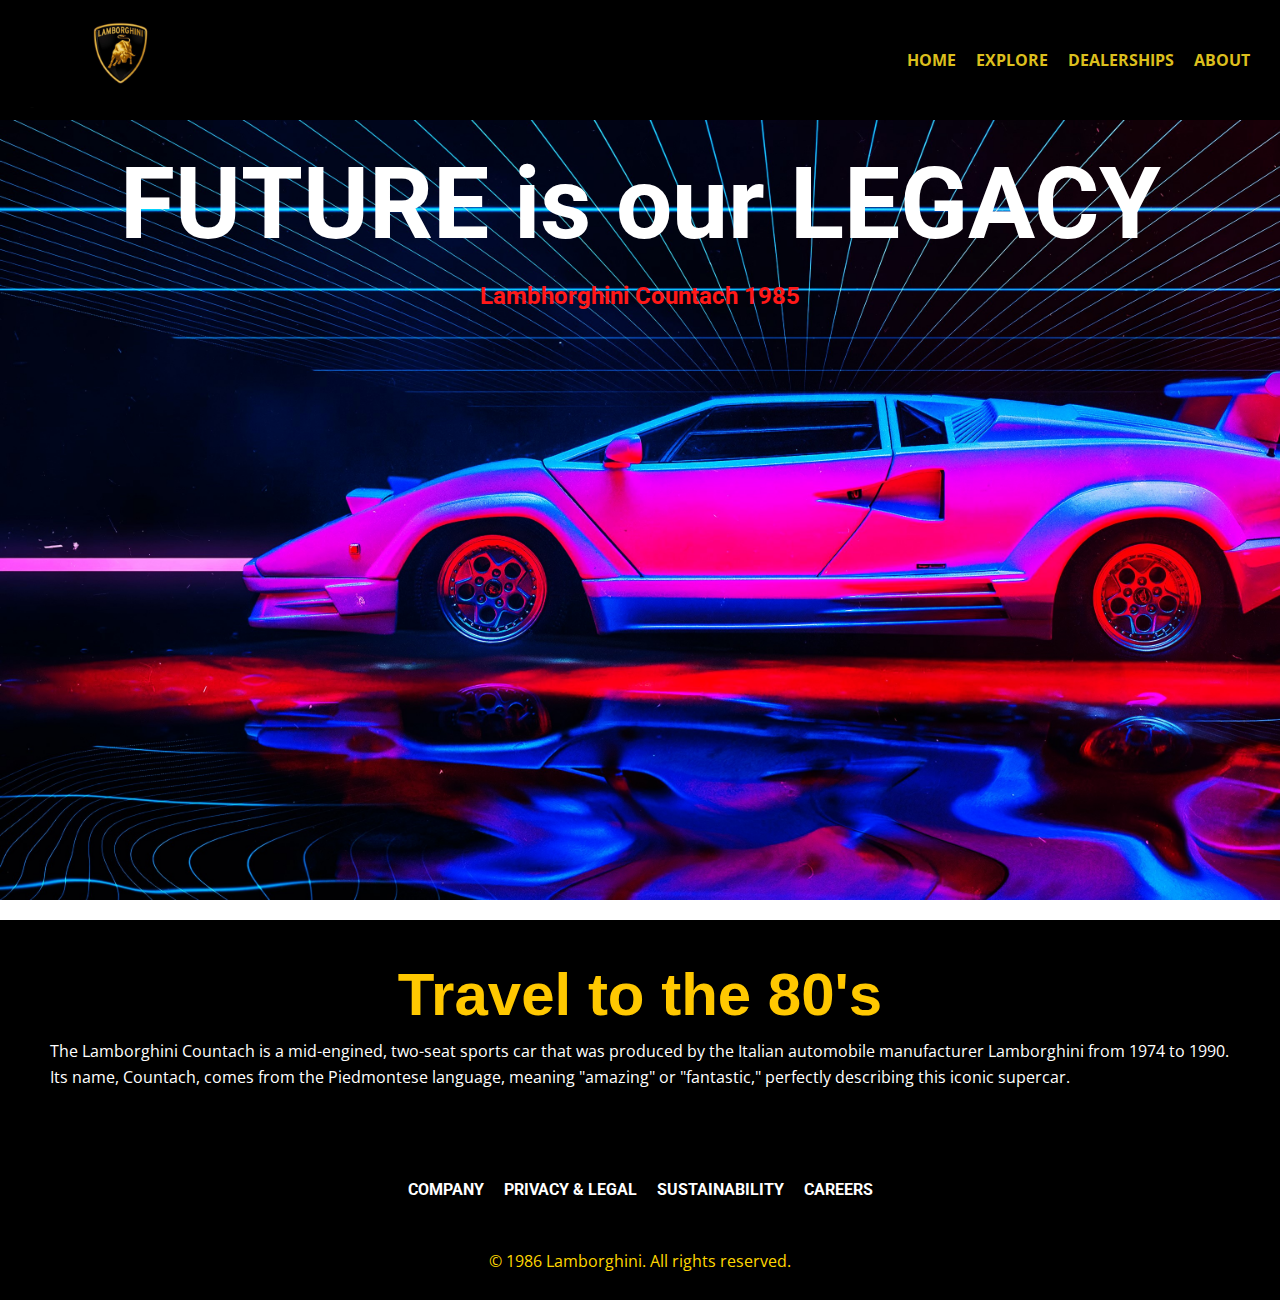
<file: index.html>
<!--Myself Harshdeep Singh (Student number 200555911) and Muskanpreet Kaur (Student Number 200555994) are teaming up to create a website about Lamborghini Countach 1985-->
<!--This is our homepage called index.html-->
<!DOCTYPE html>
<html lang="en">
    <head>
        <!--meta data-->
        <meta charset="utf-8">
        <meta name="viewport" content="width=device-width, initial-scale=1">
        <meta name="description" content="Website for project">
        <meta name="robots" content="noindex, nofollow">
        <!--Our Css-->
        <link rel="stylesheet" href="./css/style.css">
        <title>Lamborghini</title>
        <!--Linking our fonts-->
        <link rel="preconnect" href="https://fonts.googleapis.com">
<link rel="preconnect" href="https://fonts.gstatic.com" crossorigin>
<link href="https://fonts.googleapis.com/css2?family=Open+Sans&family=Roboto:wght@300&display=swap" rel="stylesheet">
    </head>
    <body>
        <header>
            <!--adding our logo-->
            <div class="logo">
                <a href="index.html"><img src="img/logo.jpg" alt="logo"></a>
            </div>
            <nav>
                <!--Adding our nav links-->
                <menu>
                    <li><a href="index.html">HOME</a></li>
                    <li><a href="explore.html">EXPLORE</a></li>
                    <li><a href="dealerships.html">DEALERSHIPS</a></li>
                    <li><a href="about.html">ABOUT</a></li>
                </menu>
            </nav>
        </header>
        <!--Main content-->
        <main>
            <section class="heading">
                <!--main heading-->
                <div>
                    <h1>FUTURE is our LEGACY</h1>
                    <h2>Lambhorghini Countach 1985</h2>
                </div>
            </section>
            <!--Section for more information-->
            <section class="info">
                <!--button to take to explore.html-->
                <div class="button">
                    <h3><a href="explore.html">Travel to the 80's</a></h3>
                </div>
                <p>
                    The Lamborghini Countach is a mid-engined, two-seat sports car that was produced by the Italian
                    automobile manufacturer Lamborghini from 1974 to 1990. Its name, Countach, comes from the
                    Piedmontese language, meaning "amazing" or "fantastic," perfectly describing this iconic supercar.
                </p>
            </section>
        </main>
    </body>
    <footer>
        <!-- Add our footer and copyright information -->
        <div>
            <h4>COMPANY</h4>
            <h4>PRIVACY & LEGAL</h4>
            <h4>SUSTAINABILITY</h4>
            <h4>CAREERS</h4>
        </div>
        <p>&copy; 1986 Lamborghini. All rights reserved.</p>
    </footer>
    <!--linking our Java script-->
    <script src="./js/script.js"></script>
</html>
</file>
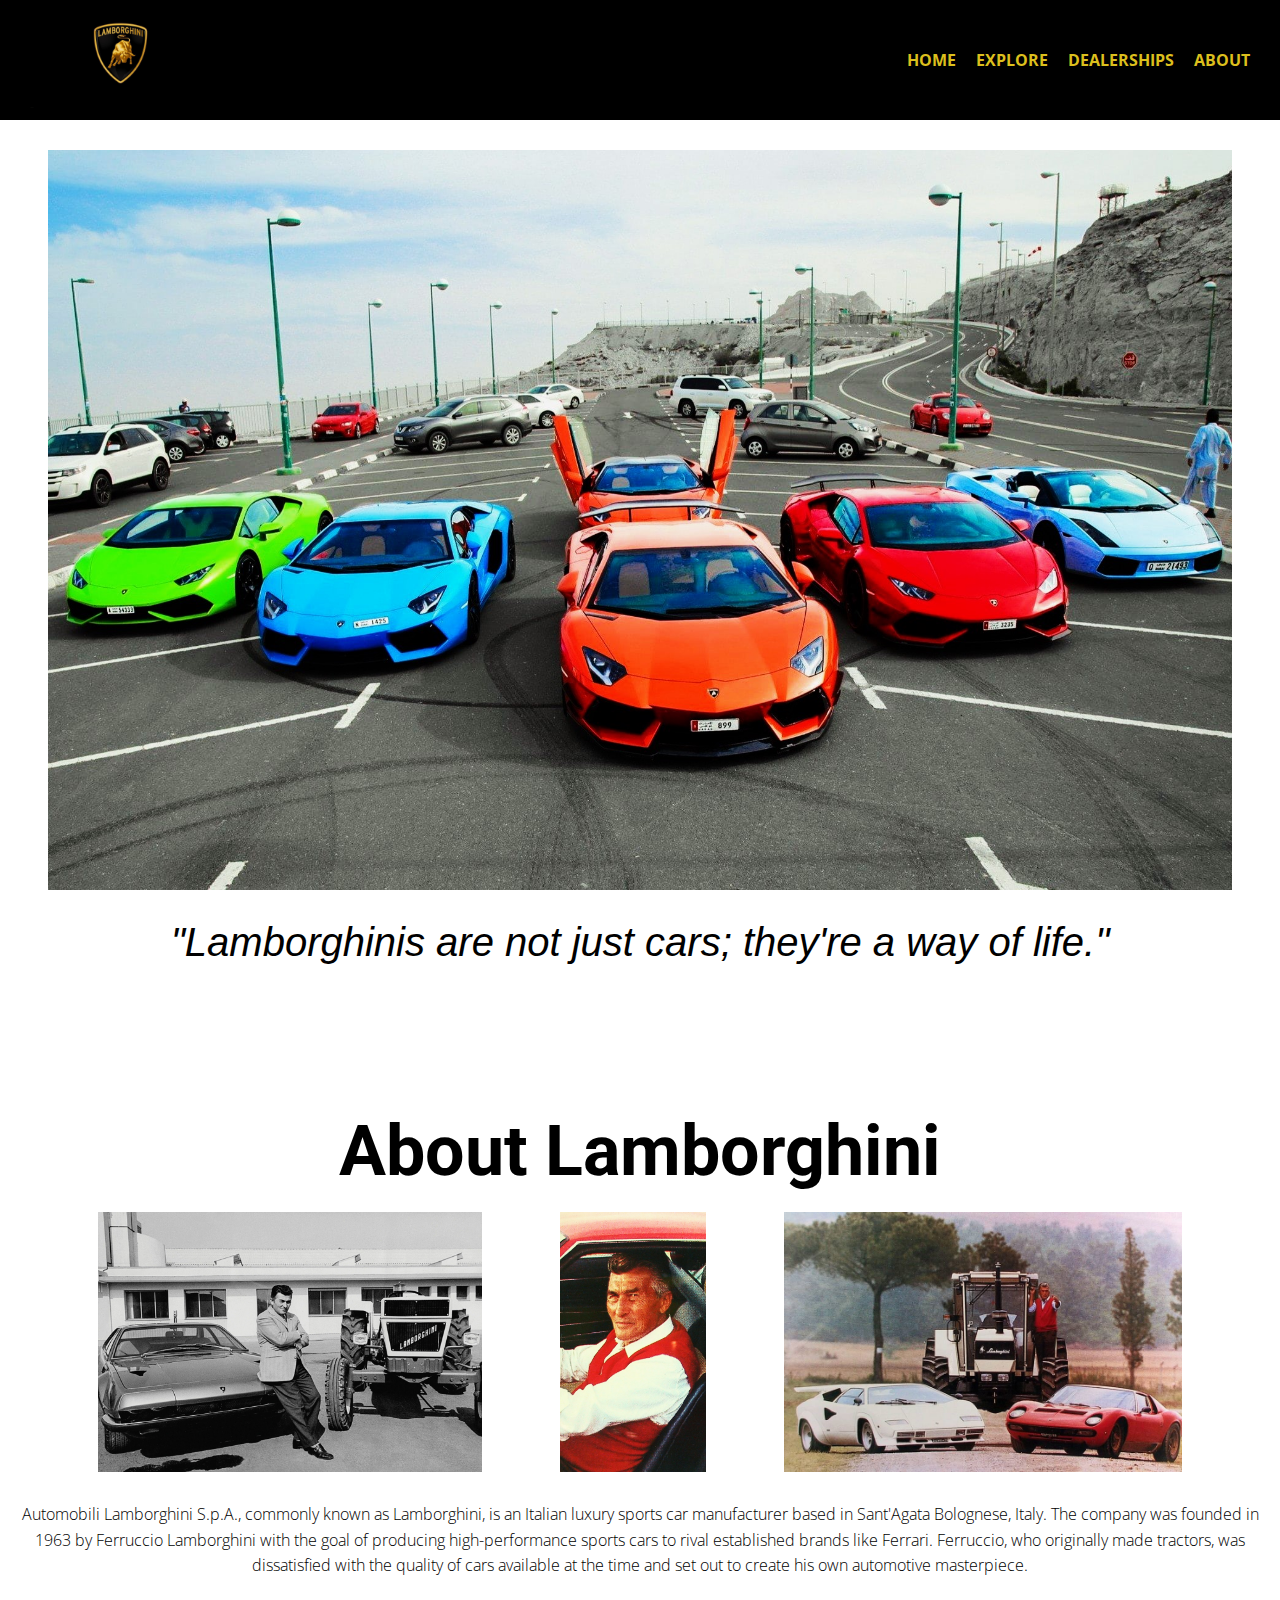
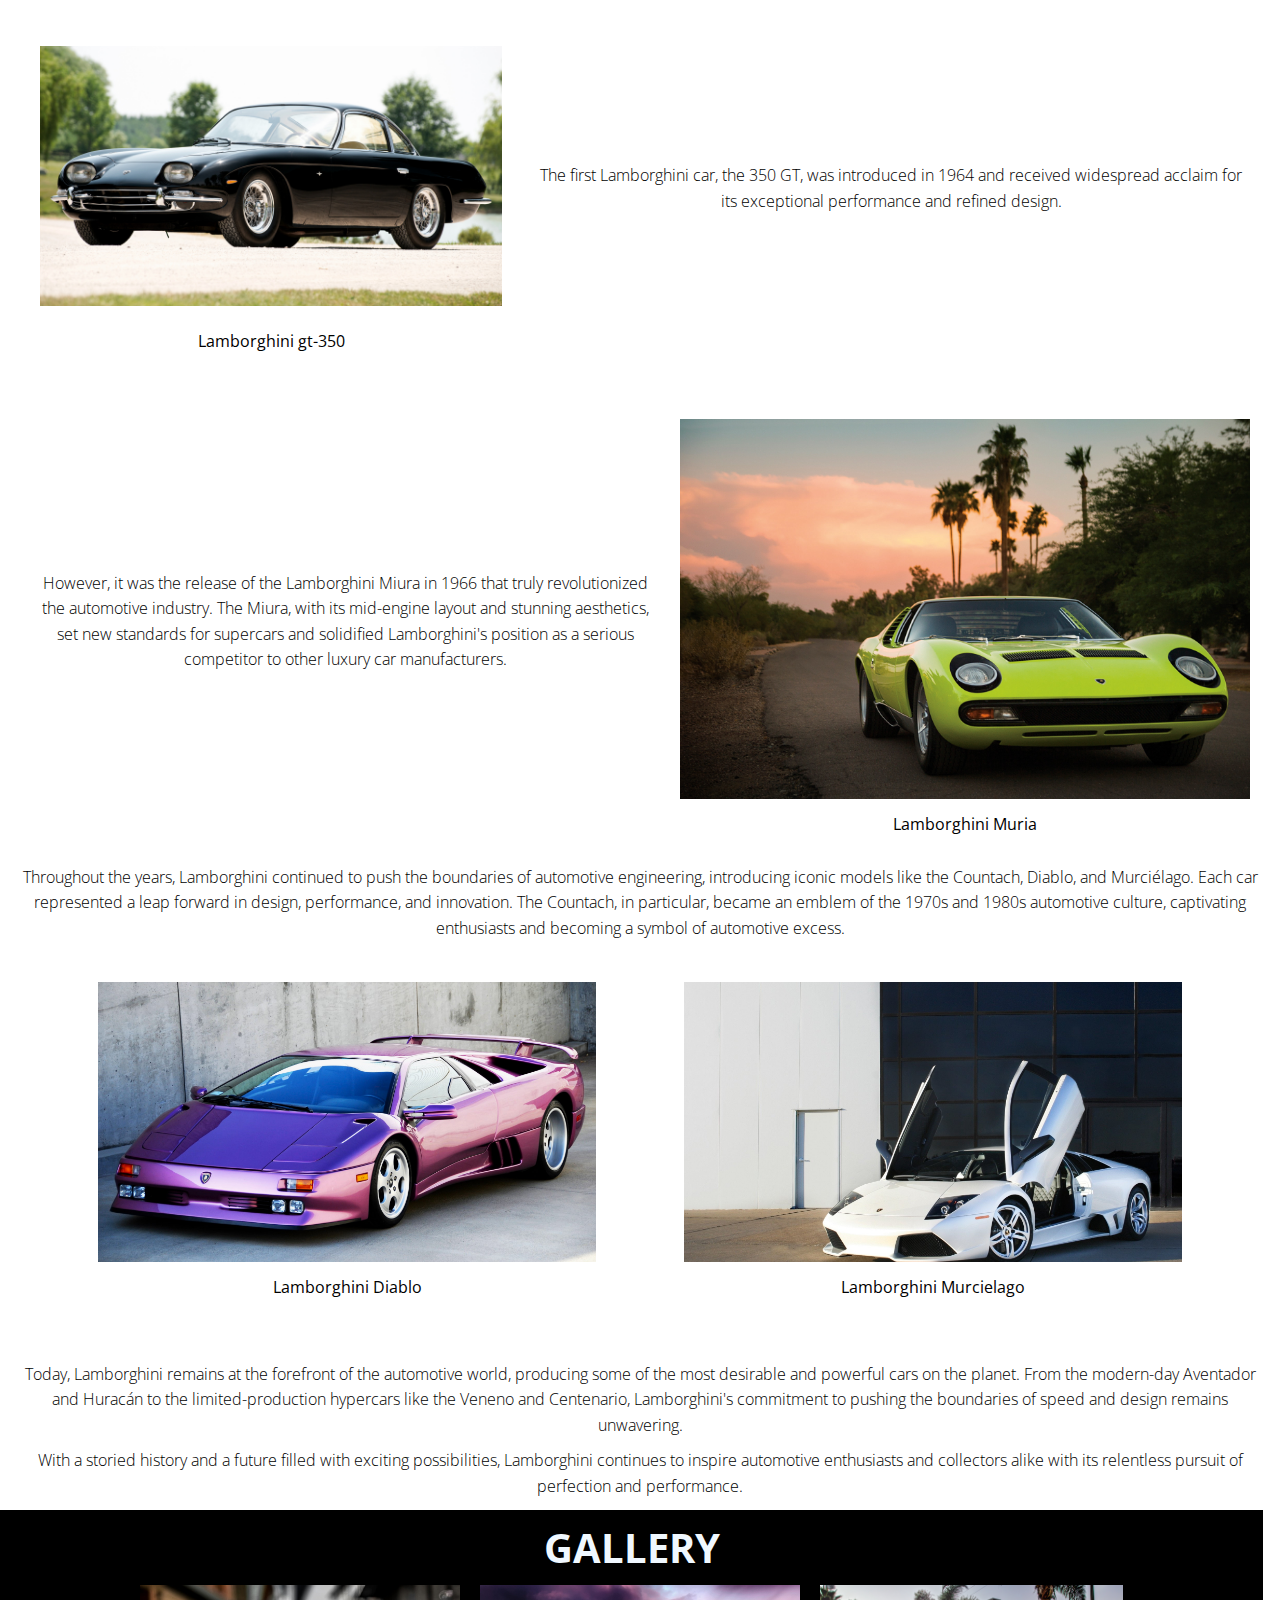
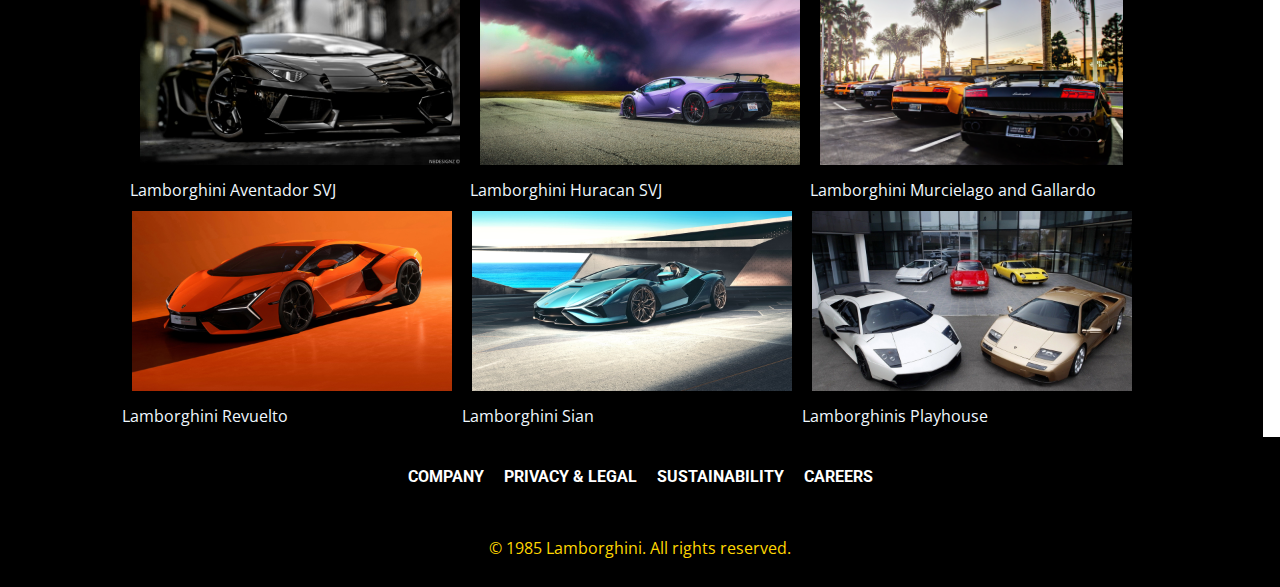
<file: about.html>
<!--Myself Harshdeep Singh (Student number 200555911) and Muskanpreet Kaur (Student Number 200555994) are teaming up to create a website about Lamborghini Countach 1985-->
<!--This is our page 4 called about.html-->
<!DOCTYPE html>
<html lang="en">
<head>
    <meta charset="utf-8">
    <meta name="viewport" content="width=device-width, initial-scale=1">
    <title>About Lamborghini | Lamborghini Countach</title>
    <!--Linking our Fonts-->
    <link rel="preconnect" href="https://fonts.googleapis.com">
<link rel="preconnect" href="https://fonts.gstatic.com" crossorigin>
<link href="https://fonts.googleapis.com/css2?family=Open+Sans&family=Roboto:wght@300&display=swap" rel="stylesheet">
    <!--linking our Css-->
    <link rel="stylesheet" href="./css/style.css">
</head>
<body>
    <!-- Header containing our logo and nav links -->
    <header>
        <!--adding our logo-->
        <div class="logo">
            <a href="index.html"><img src="img/logo.jpg" alt="logo"></a>
        </div>
        <!--Adding our nav links-->
        <nav>
            <menu>
                <li><a href="index.html">HOME</a></li>
                <li><a href="explore.html">EXPLORE</a></li>
                <li><a href="dealerships.html">DEALERSHIPS</a></li>
                <li><a href="about.html">ABOUT</a></li>
            </menu>
        </nav>
    </header>

    <!-- Main Content -->
    <main>
        <!--Heading-->
        <section class="about">
            <div class="cars">
                <img src="./img/cars.jpg" alt="cars">
                <h1>"Lamborghinis are not just cars; they're a way of life."</h1>
            </div>
            <!--History of lamborghini-->
           <h2>About Lamborghini</h2>
            <div class="creator">
                <img src="./img/laborghini.jpg" alt="creator of Lamborghini">
                <img src="./img/Ferruccio-Lamborghini-Net-Worth-9.jpg" alt="Ferruccio Lamborghini">
                <img src="./img/tractor1.jpg" alt="tractor">
            </div>
            <p>
                Automobili Lamborghini S.p.A., commonly known as Lamborghini, is an Italian luxury sports car manufacturer based in Sant'Agata Bolognese, Italy. The company was founded in 1963 by Ferruccio Lamborghini with the goal of producing high-performance sports cars to rival established brands like Ferrari. Ferruccio, who originally made tractors, was dissatisfied with the quality of cars available at the time and set out to create his own automotive masterpiece.
            </p>
            <!--Gt-350 info-->
           <div class="gt-350">
                <figure><img src="./img/gt350.jpg" alt="gt-350">
                    <figcaption>Lamborghini gt-350</figcaption></figure>
                
                
                <p>
                The first Lamborghini car, the 350 GT, was introduced in 1964 and received widespread acclaim for its exceptional performance and refined design. 
                
                </p>
           </div>
           <!--Muria info-->
           <div class="muria">
            
                <p>However, it was the release of the Lamborghini Miura in 1966 that truly revolutionized the automotive industry. The Miura, with its mid-engine layout and stunning aesthetics, set new standards for supercars and solidified Lamborghini's position as a serious competitor to other luxury car manufacturers.</p>
            <figure>
                <img src="./img/muria.jpg" alt="muria">
                <figcaption>Lamborghini Muria</figcaption>
            </figure>
           </div>
           
           <!--Diablo info-->
           <div class="diablo">
                <p>
                Throughout the years, Lamborghini continued to push the boundaries of automotive engineering, introducing iconic models like the Countach, Diablo, and Murciélago. Each car represented a leap forward in design, performance, and innovation. The Countach, in particular, became an emblem of the 1970s and 1980s automotive culture, captivating enthusiasts and becoming a symbol of automotive excess.
                </p>
            </div>
            <!--Murcielago info-->
            <div class="murcielago">
                <figure>
                    <img src="./img/diablo.jpg" alt="diablo">
                    <figcaption>Lamborghini Diablo</figcaption>
                </figure>
                <figure>
                    <img src="./img/murcielago.jpg" alt="Murcielago">
                    <figcaption>Lamborghini Murcielago</figcaption>
                </figure>   
           </div>
           <!--Present status-->
            <p>
                Today, Lamborghini remains at the forefront of the automotive world, producing some of the most desirable and powerful cars on the planet. From the modern-day Aventador and Huracán to the limited-production hypercars like the Veneno and Centenario, Lamborghini's commitment to pushing the boundaries of speed and design remains unwavering.
            </p>
            <p>
                With a storied history and a future filled with exciting possibilities, Lamborghini continues to inspire automotive enthusiasts and collectors alike with its relentless pursuit of perfection and performance.
            </p>
        </section>
        <!--Section about gallery and more cars-->
        <section class="gallery">
            <h3>GALLERY</h3>
            <!--Row 1-->
            <div class="row1">
                <figure>
                    <img src="./img/carsgallery/aventador.jpg" alt="aventador">
                    <figcaption>Lamborghini Aventador SVJ</figcaption>
                </figure>
                <figure>
                    <img src="./img/carsgallery/huracan.jpg" alt="huracan">
                    <figcaption>Lamborghini Huracan SVJ</figcaption>
                </figure>
                <figure>
                    <img src="./img/carsgallery/MurcielagoG.jpg" alt="Murcielago and Gallardo"> 
                    <figcaption>Lamborghini Murcielago and Gallardo</figcaption>
                </figure>
            </div>
            <!--Row 2-->
            <div class="row2">
                <figure>
                    <img src="./img/carsgallery/Revuelto.jpg" alt="Revuelto">
                    <figcaption>Lamborghini Revuelto</figcaption>
                </figure>
                <figure>
                    <img src="./img/carsgallery/Sian.jpg" alt="Sian">
                    <figcaption>Lamborghini Sian</figcaption>
                </figure>
                <figure>
                    <img src="./img/carsgallery/Lambhorghinicars.jpg" alt="cars">
                    <figcaption>Lamborghinis Playhouse</figcaption>
                </figure> 
            </div>
        </section>
    </main>

    <!-- Footer -->
    <footer>
        <div>
            <h4>COMPANY</h4>
            <h4>PRIVACY & LEGAL</h4>
            <h4>SUSTAINABILITY</h4>
            <h4>CAREERS</h4>
        </div>
        <!-- Our footer content and copyright information here -->
        <p>&copy; 1985 Lamborghini. All rights reserved.</p>
    </footer>
</body>
<!--Linking our js-->
<script src="./js/script.js"></script>
</html>
</file>
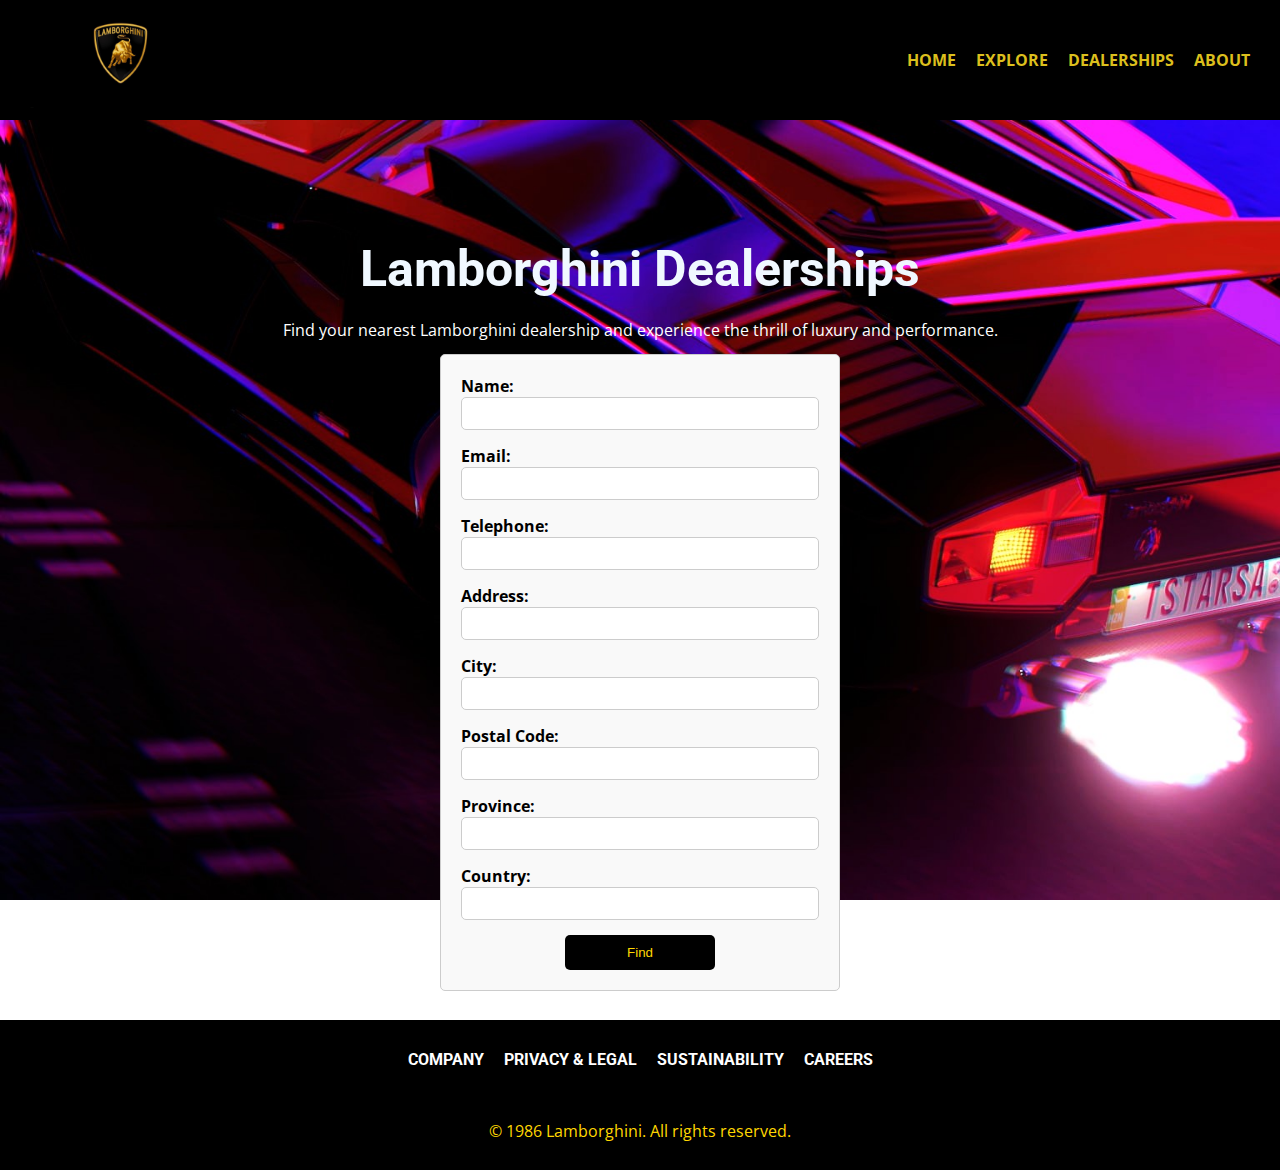
<file: dealerships.html>
<!--Myself Harshdeep Singh (Student number 200555911) and Muskanpreet Kaur (Student Number 200555994 ) are teaming up to create a website about Lamborghini Countach 1985-->
<!--This is our page 3 called dealerships.html-->
<!DOCTYPE html>
<html lang="en">
    <head>
        <!--meta data-->
        <meta charset="utf-8">
        <meta name="viewport" content="width=device-width, initial-scale=1">
        <meta name="description" content="Website for project">
        <meta name="robots" content="noindex, nofollow">
        <!--Our Css-->
        <link rel="stylesheet" href="./css/style.css">
        <title>Project site</title>
        <!--fonts-->
        <link rel="preconnect" href="https://fonts.googleapis.com">
<link rel="preconnect" href="https://fonts.gstatic.com" crossorigin>
<link href="https://fonts.googleapis.com/css2?family=Open+Sans&family=Roboto:wght@300&display=swap" rel="stylesheet">

    </head>
    <body>
        <!--header with logo and nav links-->
        <header>
            <!--Our logo-->
            <div class="logo">
                <a href="index.html"><img src="img/logo.jpg" alt="logo"></a>
            </div>
            <!--Our nav links-->
            <nav>
                <menu>
                    <li><a href="index.html">HOME</a></li>
                    <li><a href="explore.html">EXPLORE</a></li>
                    <li><a href="dealerships.html">DEALERSHIPS</a></li>
                    <li><a href="about.html">ABOUT</a></li>
                </menu>
            </nav>
        </header>
    <main>
        <!--dealerships section-->
        <section class="dealerships">
            <div>
                <h1>Lamborghini Dealerships</h1>
            
            </div>
            <p>Find your nearest Lamborghini dealership and experience the thrill of luxury and performance.</p>
            <!-- Dealership Contact Form -->  
            <div class="form">
                <form action="/submit_form.php" method="post">
                    <label for="name">Name:</label>
                    <input type="text" id="name" name="name" required>
    
                    <label for="email">Email:</label>
                    <input type="email" id="email" name="email" required>
    
                    <label for="telephone">Telephone:</label>
                    <input type="tel" id="telephone" name="telephone" required>
    
                    <label for="address">Address:</label>
                    <input type="text" id="address" name="address" required>
    
                    <label for="city">City:</label>
                    <input type="text" id="city" name="city" required>
    
                    <label for="postal-code">Postal Code:</label>
                    <input type="text" id="postal-code" name="postal-code" required>
    
                    <label for="province">Province:</label>
                    <input type="text" id="province" name="province" required>
    
                    <label for="country">Country:</label>
                    <input type="text" id="country" name="country" required>
    
                    <!--button for submission-->
    
                    <button type="submit">Find</button>
                </form>
            </div>
            
        </section>
    </main>
    <footer>
        <div>
            <h4>COMPANY</h4>
            <h4>PRIVACY & LEGAL</h4>
            <h4>SUSTAINABILITY</h4>
            <h4>CAREERS</h4>
        </div>
        
        <!-- Our footer and copyright information -->
        <p>&copy; 1986 Lamborghini. All rights reserved.</p>
    </footer>
    </body>
    <!--Linking our js-->
    <script src="./js/script.js"></script>
</html>
</file>
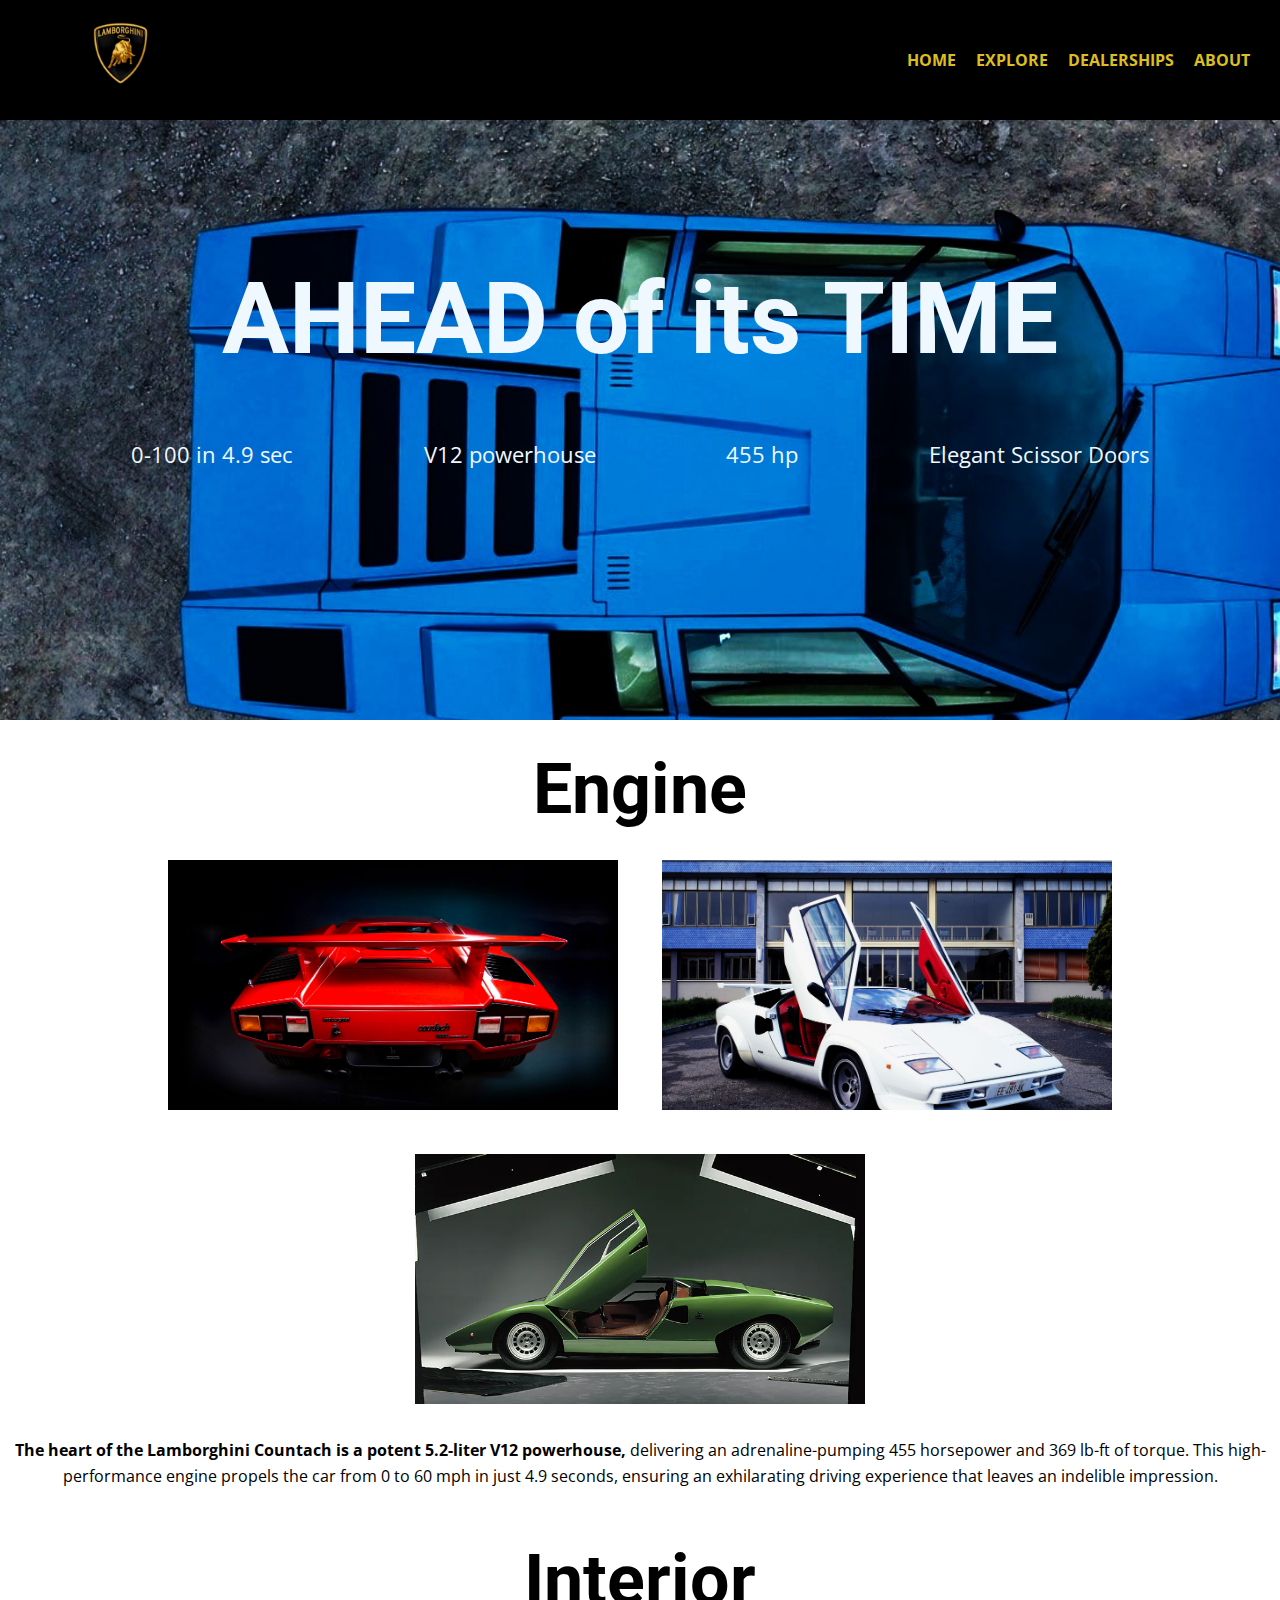
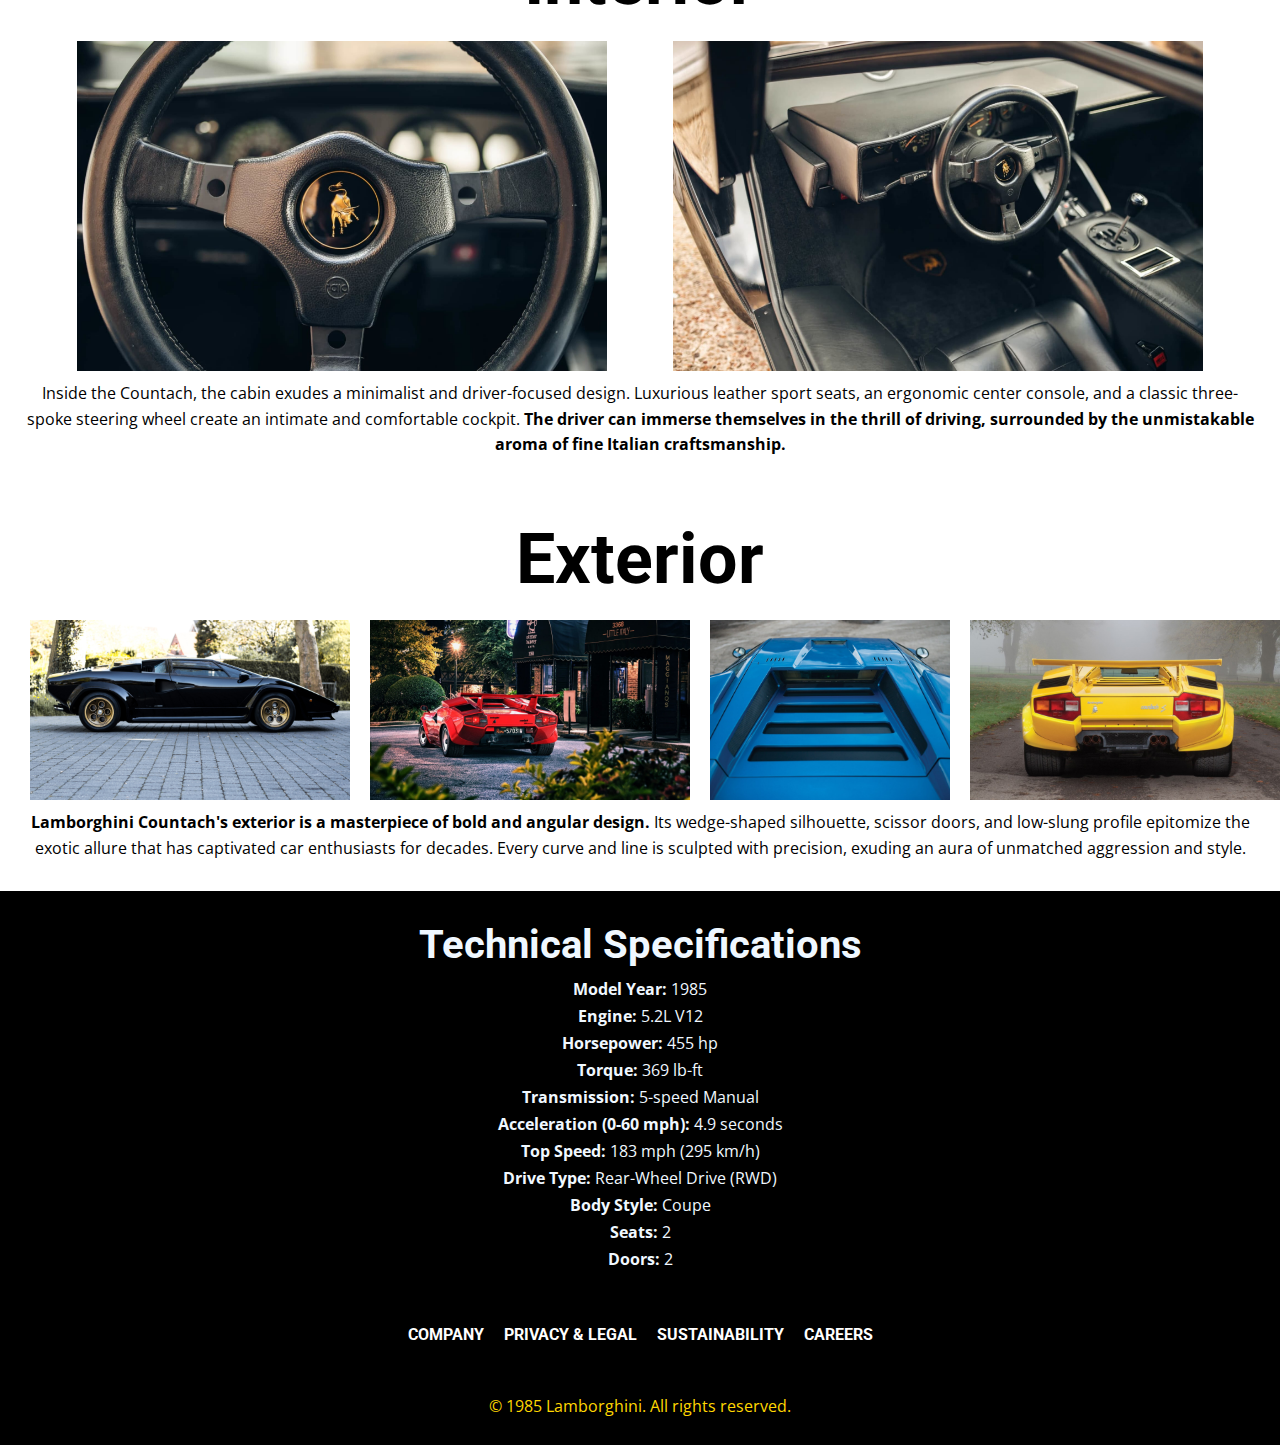
<file: explore.html>
<!--Myself Harshdeep Singh (Student number 200555911) and Muskanpreet Kaur (Student Number 200555994) are teaming up to create a website about Lamborghini Countach 1985-->
<!--This is our page 2 called explore.html-->
<!DOCTYPE html>
<html lang="en">
    <head>
        <!--meta data-->
        <meta charset="utf-8">
        <meta name="viewport" content="width=device-width, initial-scale=1">
        <meta name="description" content="Website for project">
        <meta name="robots" content="noindex, nofollow">
    <title>Lamborghini Countach 1985 | Details</title>
    <!--Linking our fonts-->
    <link rel="preconnect" href="https://fonts.googleapis.com">
    <link rel="preconnect" href="https://fonts.gstatic.com" crossorigin>
    <link href="https://fonts.googleapis.com/css2?family=Open+Sans&family=Roboto:wght@300&display=swap" rel="stylesheet">
<!--Linking our CSS-->
    <link rel="stylesheet" href="./css/style.css">
    
</head>
<body>
    <!-- Header containg logo and nav links-->
    <header>
        <!--Our logo-->
        <div class="logo">
            <a href="index.html"><img src="img/logo.jpg" alt="logo"></a>
        </div>
        <!--Our nav links-->
        <nav>
            <menu>
                <li><a href="index.html">HOME</a></li>
                <li><a href="explore.html">EXPLORE</a></li>
                <li><a href="dealerships.html">DEALERSHIPS</a></li>
                <li><a href="about.html">ABOUT</a></li>
            </menu>
        </nav>
    </header>

    <!-- Main Content -->
    <main>
        <!--Main heading-->
        <section class="heading1">
            <div>
                <h1>AHEAD of its TIME</h1>
            </div> 
            <!--some info for specs-->
            <div class="sport">
                <p>0-100 in 4.9 sec</p>
                <p>V12 powerhouse</p>
                <p>455 hp</p>
                <p>Elegant Scissor Doors</p>
            </div>
        </section>
        <!--Section about engine-->
        <section class="engine">
            <br>
            <h2>Engine</h2>
            <div class="engineImages">
                <div>
                    <img src="./img/redCountachBack.jpg" alt="redCountach">
                    <img src="./img/whiteCountach.jpg" alt="whiteCountach">
                    <img src="./img/carsgallery/lamborghini_v12_04_m.webp" alt="lamborghini">
                </div>
            </div>
            <p>
                <strong>The heart of the Lamborghini Countach is a potent 5.2-liter V12 powerhouse,</strong> delivering an adrenaline-pumping
                455 horsepower and 369 lb-ft of torque. This high-performance engine propels the car from 0 to 60 mph in just
                4.9 seconds, ensuring an exhilarating driving experience that leaves an indelible impression.
            </p>
        </section>
        <!--Section about interior-->
        <section class="interior">
            <h2>Interior</h2>
            <div class="interiorImages">
                <img src="./img/countachInt1.jpg" alt="countachInterior1">
                <img src="./img/countachInt2.jpg" alt="countachInterior2">
            </div>
            <p>
                Inside the Countach, the cabin exudes a minimalist and driver-focused design. Luxurious leather sport seats,
                an ergonomic center console, and a classic three-spoke steering wheel create an intimate and comfortable
                cockpit. <strong>The driver can immerse themselves in the thrill of driving, surrounded by the unmistakable aroma
                    of fine Italian craftsmanship.</strong> 
            </p>
        </section>
        <!--Section about exterior-->
        <section class="exterior">
            <h2>Exterior</h2>
            
            <div class="images">
                <img src="./img/blackCountachSide.jpg" alt="blackCountachSide" >
                <img src="./img/redCountach.jpg" alt="redCountach">
                <img src="./img/blueCountachTop.jpg" alt="blueCountachTop">
                <img src="./img/yellowCountach.jpg" alt="yellowCountach">
            </div>
            
            <p>
                <strong>Lamborghini Countach's exterior is a masterpiece of bold and angular design.</strong>  Its wedge-shaped silhouette,
                scissor doors, and low-slung profile epitomize the exotic allure that has captivated car enthusiasts for
                decades. Every curve and line is sculpted with precision, exuding an aura of unmatched aggression and style.
            </p>
        </section>
        <!--Section about tech-specifications-->
        <section class="tech-specs">
            <h2>Technical Specifications</h2>
            <ul>
                <li><strong>Model Year:</strong> 1985</li>
                <li><strong>Engine:</strong> 5.2L V12</li>
                <li><strong>Horsepower:</strong> 455 hp</li>
                <li><strong>Torque:</strong> 369 lb-ft</li>
                <li><strong>Transmission:</strong> 5-speed Manual</li>
                <li><strong>Acceleration (0-60 mph):</strong> 4.9 seconds</li>
                <li><strong>Top Speed:</strong> 183 mph (295 km/h)</li>
                <li><strong>Drive Type:</strong> Rear-Wheel Drive (RWD)</li>
                <li><strong>Body Style:</strong> Coupe</li>
                <li><strong>Seats:</strong> 2</li>
                <li><strong>Doors:</strong> 2</li>
            </ul>
        </section>
    </main>
    <footer>
        <div>
            <h4>COMPANY</h4>
            <h4>PRIVACY & LEGAL</h4>
            <h4>SUSTAINABILITY</h4>
            <h4>CAREERS</h4>
        </div>
        <!-- Our footer content and copyright information here -->
        <p>&copy; 1985 Lamborghini. All rights reserved.</p>
    </footer>
    <!--linking our js-->
    <script src="./js/script.js"></script>
</body>
</html>
</file>
<file: css/style.css>
/*This is style.css for our project 
Myself Harshdeep Singh (Student number 200555911) and Muskanpreet Kaur (Student Number 200555994 ) are teaming up to create a website about Lamborghini Countach 1985*/




/* General styling */
h1,h2,h3,h4,h5,h6,p,figcaption, a, li, form{
    font-family: 'Open Sans', sans-serif;
}
h1,h2{
    font-family: 'Roboto', sans-serif;
}

* {
    margin: 0;
    padding: 0;
    box-sizing: border-box;
}



/* Style the header containing the logo and navigation */
header {
    background-color: black;
    padding: 30px;
    display: flex;
    justify-content: space-between;
    align-items: center;
    background-attachment: fixed; /* Header background fixed */
    height: 120px;
}

/* Style the logo */
.logo img {
    width: 180px; /* Adjust the width to your logo size */
    height: auto;
    max-width: 100%; /* Ensure the logo does not exceed its container's width */
}

/* Style the navigation menu */
nav menu {
    display: flex;
}

nav menu li {
    list-style: none;
    margin-left: 20px; /* Add some spacing between menu items */
}

nav menu li a {
    text-decoration: none;
    color: rgb(220, 191, 29);
    font-weight: bold;
    transition: color 0.3s ease; /* Add a smooth color transition on hover */
}

nav menu li a:hover {
    color: white; /* Change the color to white on hover */
}

/* Style the footer */
footer {
  background-color: black;
  padding: 20px;
  text-align: center;
  color: gold;
  height: 150px;
}
footer div{
  display: flex;
  justify-content: center;
  height: 80px;
}
footer div h4{
  font-family:'Roboto', sans-serif;
  padding: 10px;
  color: white;
}

footer div h4:hover{
  color: gold;
}

/*HOME page design begins-----------------------------------------*/

/* Style the main section containing the heading */
.heading {
    padding: 25px;
    text-align: center;
    background-image: url("../img/headerbg.jpg"); /* Add your background image */
     /* Set a maximum width for the section */
    background-attachment: fixed; /* Background image fixed */
    background-size: cover;
    color: white; /* Set the text color for the heading section */
    height: 800px;
}
.heading  h1{
    font-size: 100px;
}
.heading h2{
    color: rgb(255, 25, 25);

}

/*info section styling*/
.info {
    display: flex;
    flex-direction: column;
    background-color: rgb(0, 0, 0);
    padding: 40px;
    
}
.info p{
    padding: 10px;
    color: rgb(255, 255, 255);
}

/*styling our 80's button*/
.button{
    text-align: center;
}
.button a{
    display: flex;
    justify-content: center;
    text-decoration: none;
    color: rgb(255, 200, 0);
    font-family:'Exo', sans-serif;
    font-size: 60px;
}

/*Page 2 EXPLORE styling----------------------------------------------------------------*/
/* Style the heading in each section */
section h1 {
    text-align: center;
    margin-bottom: 20px;
}

/* Style the paragraph text */
section p {
    line-height: 1.6;
    margin-bottom: 10px;
}

/*adding our background image and styling main heading*/
.heading1{ 
    background-image: url(../img/lueCountachTop1.jpg);
    background-size: cover;
    height: 600px;
    width: 1220;
    background-attachment: fixed;
    
}
.heading1 h1{
    padding-top: 140px;
    font-size: 100px;
    color: aliceblue;
}
/*sport section styling*/
.sport{
    display: flex;
    justify-content: space-evenly;
}
.sport p{
    font-size: 22px;
    color: aliceblue;
    margin-top: 40px;
}

/*engine section styling*/
.engine{
    align-items: center;
    text-align: center;
}
.engine h2{
  font-size: 70px;
}
.engine h2, .engine p{
    padding: 10px;
}

/*styling our sub div called engineImages*/
.engineImages{
    display: flex;
    justify-content: space-evenly;
}
.engineImages img{
    width: 490px;
    height: 290px;
    padding: 20px;
    object-fit: cover;
    border-top-right-radius: 10px;
}

/* Styling the exterior section */
.exterior{
    height: max-content;
    text-align: center;
    padding: 20px;
}
.exterior h2{
    padding: 10px;
    font-size: 70px;
}
.exterior .images {
    display: flex;
    justify-content: space-evenly;
    
}

.exterior .images img {
    width: 350px;
    height: 200px;
    padding: 10px;
    object-fit: cover;
}

/*styling our interior section*/
.interior {
    padding: 20px;
    text-align: center;
}

.interior h2{
    padding: 10px;
    font-size: 70px;
}
/*styling our sub div called interiorImages*/
.interiorImages{
display: flex;
justify-content: space-evenly;
}
.interiorImages img{
    width: 550px;
    height: 350px;
    padding: 10px;
    object-fit: cover;
}

/* Styling the technical specs section */
.tech-specs{
    justify-content: center;
    text-align: center;
    background-color: black;
    padding: 20px;
}
.tech-specs h2{
    color: aliceblue;
    padding: 10px;
    font-size: 40px;
}
 .tech-specs ul {
    list-style-type: none;
    padding-left: 0;
}

 .tech-specs ul li {
    margin-bottom: 5px;
    color: aliceblue;
}



/*--------------------------------------------*/
/*Page 3 About design*/

/*styling our about section*/
.about{
  align-items: center;
  text-align: center;
}
.about p{
  margin: 10px;
  font-size: 16px;
  font-weight: lighter;
}
.about .cars {
  height: 800px;
  padding: auto;
}
.about .cars img{
  height: 800px;
  width: auto;
}
.about h1{
  text-align: center;
  color: black;
  font-size: 40px;
  font-family: 'Open-sans',sans-serif;
  font-weight: lighter;
  font-style: italic;
}
.about h2{
  font-size: 70px;
  font-weight: bolder;
  color: black;
}
/*styling our creator section*/
.creator{
    display: flex;
    justify-content: space-evenly;
    height: 300px;
    width: auto;
    padding: 20px;
}  
/*styling our gt-350 section*/
.gt-350{
    display: flex;
    justify-content: space-evenly;
    height: 400px;
    width: auto;
    padding: 20px;
    align-items: center;
}
.gt-350 img{
    padding: 20px;
    height: 300px;
    width: auto;
}

/*styling our muria section*/
.muria {
    display: flex;
    align-items: center;
    padding: 20px;
    justify-content: space-evenly;
}
.muria img{
    height: 400px;
    width: auto;
    padding: 10px;
}



/*styling our cars div in about section*/
.about .cars{
    align-items: center;
    height: 900px;
    width: auto;
    display: flex;
    flex-direction: column;
    margin-bottom: 90px;
}


.cars img{
    height: 650px;
    width: auto;
    padding:30px;
}

/*styling our murcielago section*/
.murcielago{
    display: flex;
    justify-content: space-evenly;
    padding: 20px;
    height: 400px;
    width: auto;
}
.murcielago img{
    padding: 10px;
    height: 300px;
    width: auto;
}

/*styling our gallery*/
.gallery{
    display: flex; 
    flex-direction: column;
    background-color: black;
    justify-content: space-evenly;
    height: auto;
    width: 1263px;
    padding: 10px;
    align-items: center;
}
.gallery div{
    display: flex;
    justify-content: space-evenly;
}
.gallery h3{
    color: aliceblue;
    font-size: 40px;
}
.gallery figcaption{
    color: aliceblue;
}
.gallery img{
    height: 200px;
    padding: 10px;
}

/*Dealerships page design begins--------------------------------------------*/
/*styling our dealerships section*/
.dealerships {
    background-image: url(../img/dealerCountach.jpg);
    background-size: cover;
    height: 900px;
    width: auto;
    background-attachment: fixed;
    padding: 20px;
    display: flex;
    justify-content: space-evenly;
    flex-direction: column;
    align-items: center;
}
.dealerships div h1{
    color: aliceblue;
    margin-top: 100px;
    font-size: 50px;
}
.dealerships p{
    color: white;
}

/* Style the form container */
.form{
    margin-bottom: 100px;
}
form {
    width: 400px;
    max-width: 500px;
    margin: 0 auto;
    padding: 20px;
    border: 1px solid #ccc;
    border-radius: 5px;
    background-color: #f9f9f9;
    display: flex;
    flex-direction: column;
    
}

/* Style form labels */
form label {
    font-weight: bold;
}

/* Style form input fields */
form input {
    padding: 8px;
    margin-bottom: 15px;
    border: 1px solid #ccc;
    border-radius: 5px;
}

/* Style the submit button */
form button[type="submit"] {
    background-color:black;
    color: gold;
    padding: 10px 20px;
    border: none;
    border-radius: 5px;
    cursor: pointer;
    transition: background-color 0.3s ease;
    align-self: center;
    width: 150px;
}

/* Changing button color on hover */
form button[type="submit"]:hover {
    background-color: #d32f2f;
}
/*-----------------------------------------------------------------------------------------------*/
/*Responsive design*/
/* For screens smaller than 768px  */
@media screen and (max-width: 768px) {
  /*general styling*/
    header {
      padding: 10px;
      height: auto;
    }
  
    .logo img {
      width: 120px;
    }
  
    nav menu {
      flex-direction: row; /* Stack menu items vertically */
  }

  nav menu li {
      padding-right: 5px ; /* Add some spacing between stacked menu items */
  }
  
    main {
      padding: 10px;
    }
    
    .heading{
      width: auto;
    }
    .heading1 h1 {
      font-size: 50px;
    }

    /*Explore page responsive design*/
    .engine{
      flex-direction: column;
    }
    .engineImages img {
      width: 100%;
      height: auto;
    }
    
    .exterior{
      flex-direction: column;
    }
    .exterior .images{
      flex-direction: column;
    }
    .exterior .images img {
      width: 100%;
      height: auto;
    }

    .interior .interiorImages{
      flex-direction: column;
    }
    .interiorImages img {
      width: 100%;
      height: auto;
    }
  
    .tech-specs ul {
      text-align: center;
    }
/*About page responsive design*/
    body{
      width: auto;
    }
    .creator{
      flex-direction: row;
    }
    .creator img{
      height: 150px;
      padding: 5px;
      width: auto;
    }
    .creator p:nth-child(1){
      margin-top: 0px;
      padding-top: 0px;
    }
    .about p{
      padding: 20px;
    }
    .about p:nth-child(2){
      margin-top: 20px;
    }
    .gt-350{
      flex-direction: column;
    }
    .muria{
      flex-direction: column;
    }
    .diablo{
      flex-direction: column;
      padding: 10px;
    }
    .murcielago{
      flex-direction: column;
      padding: 10px;
    }
    .murcielago img{
      height: 200px;
      width: auto;
      padding-bottom: 30px;
    }
    .gallery{
      flex-direction: column;
      width:auto;
    }
    .gallery .row1{
      flex-direction: column;
    }
    .gallery .row2{
      flex-direction: column;
    }
  }
  
  /* For screens smaller than 500px  */
  @media screen and (max-width: 500px) {
    .heading h1 {
      font-size: 40px;
    }
  
    .heading h2 {
      font-size: 20px;
    }
  
    .info p {
      font-size: 14px;
    }
  
    .button a {
      font-size: 30px;
    }
  
    .heading1 h1 {
      font-size: 30px;
    }
  
    .sport p {
      font-size: 18px;
      margin-top: 20px;
    }
  
    .engine h2,
    .engine p {
      font-size: 14px;
      padding: 5px;
    }
  
    .gallery h3 {
      font-size: 30px;
    }
  
    .gallery figcaption {
      font-size: 12px;
    }
  
    .gallery img {
      height: 150px;
      padding: 5px;
    }
  
    .about h1 {
      font-size: 30px;
    }
  
    .about p {
      font-size: 12px;
    }
  
    .about .cars h1 {
      font-size: 40px;
    }
  
    .about .cars img {
      height: 300px;
      padding: 10px;
    }
  
    .murcielago img {
      padding: 5px;
      height: 200px;
      width: auto;
    }
  
    .exterior .images img {
      height: 150px;
      padding: 5px;
    }
  
    .interiorImages img {
      height: 200px;
      width: auto;
      padding: 5px;
    }
  
    .tech-specs h2 {
      font-size: 20px;
    }
  
    .tech-specs ul li {
      font-size: 12px;
    }
  
    .dealerships div h1 {
      font-size: 30px;
      margin-top: 50px;
    }
  
    form {
      width: 100%;
      max-width: 100%;
    }
  
    form button[type="submit"] {
      width: 100%;
    }
  }
</file>
